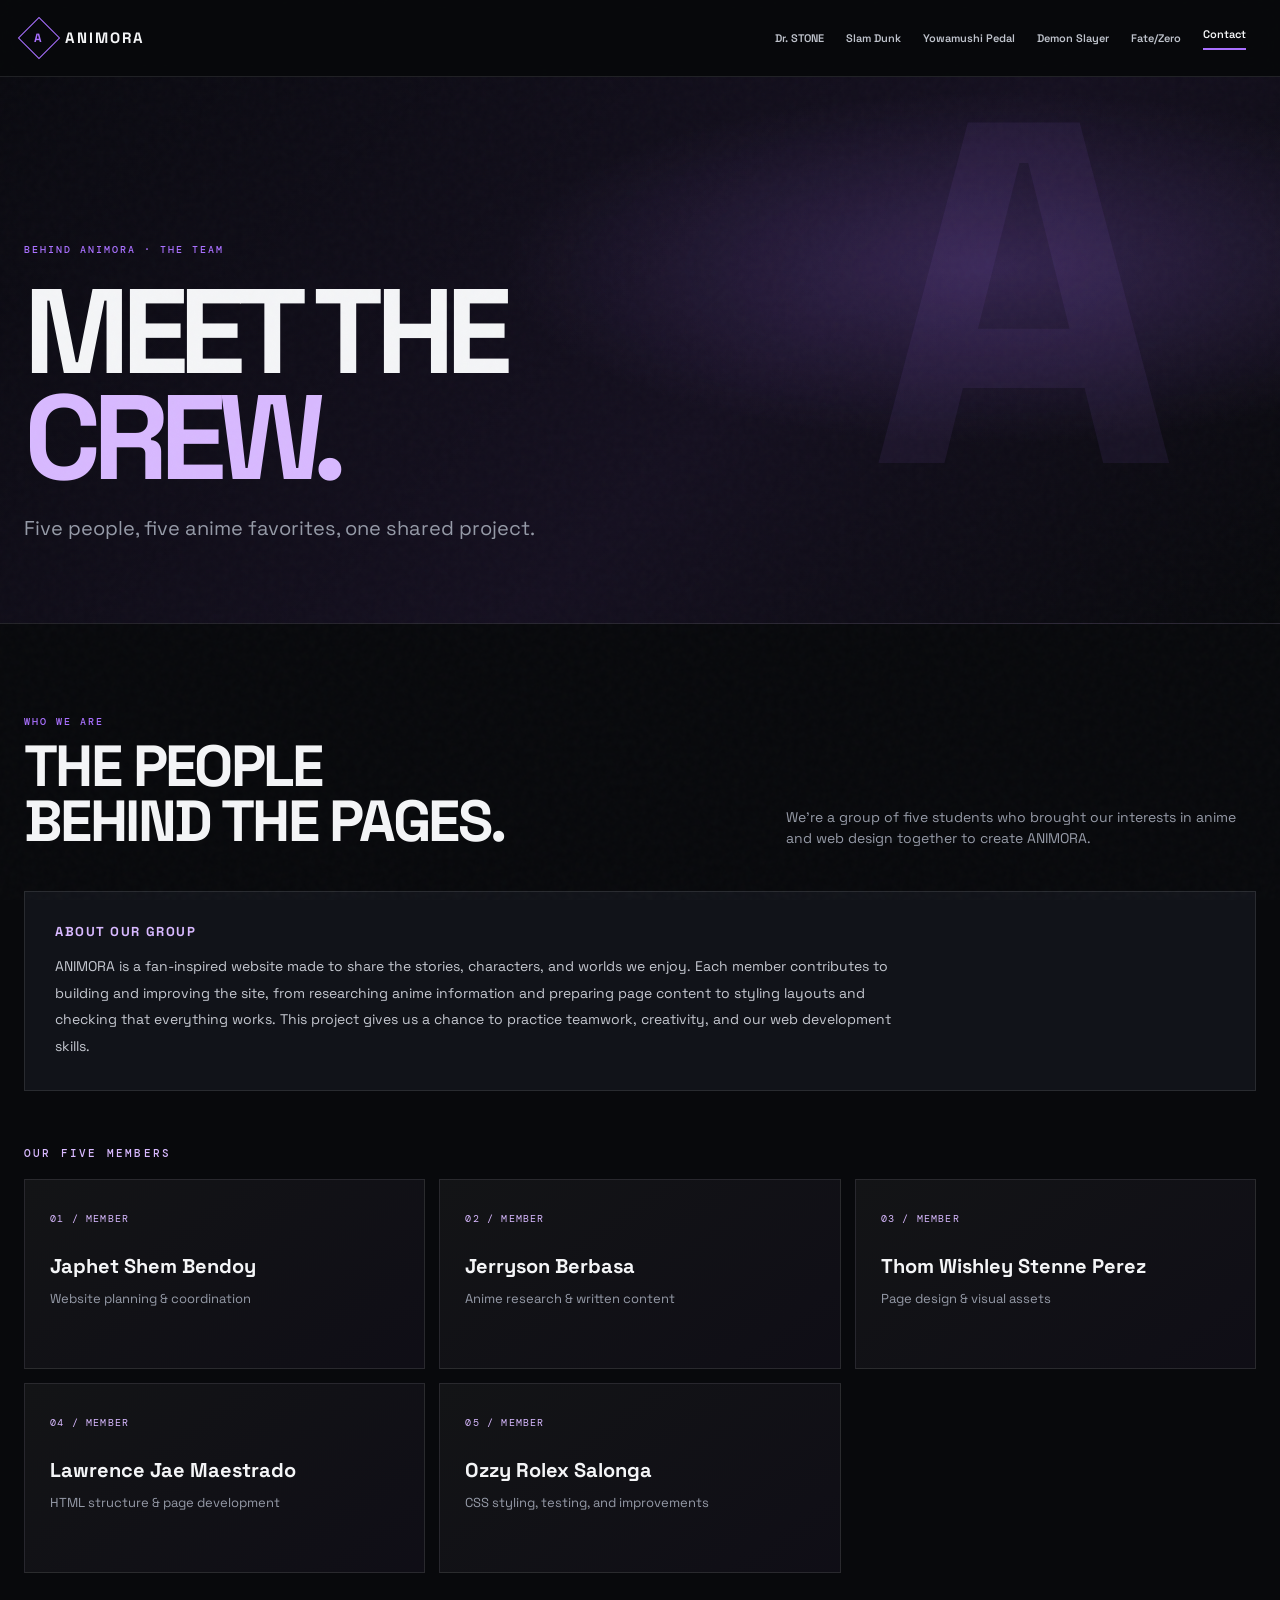
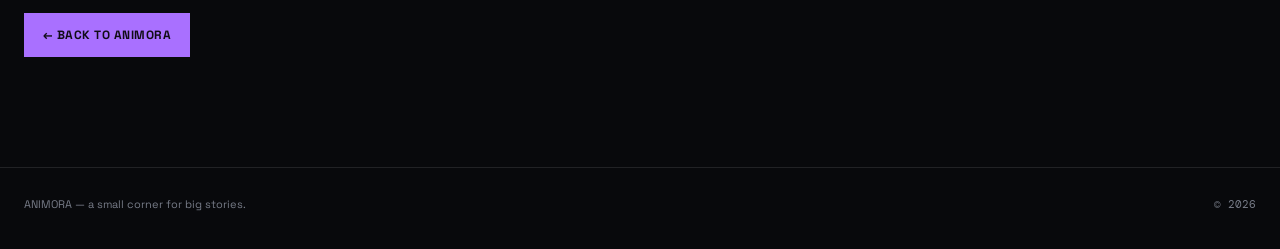
<file: contact.html>
<!DOCTYPE html>
<html lang="en">
<head>
  <meta charset="UTF-8">
  <meta name="viewport" content="width=device-width, initial-scale=1.0">
  <title>Contact the Team — ANIMORA</title>
  <meta name="description" content="Meet the five-person team behind ANIMORA, an anime fandom website project.">
  <link rel="stylesheet" href="css/style.css">
</head>
<body>
<nav class="nav">
  <div class="container nav-inner">
    <a href="index.html" class="logo" aria-label="ANIMORA home">
      <span class="logo-mark"><span>A</span></span> ANIMORA
    </a>
    <button class="menu-btn" aria-label="Open navigation" aria-expanded="false">☰</button>
    <div class="nav-links">
      <a href="dr-stone.html">Dr. STONE</a>
      <a href="slam-dunk.html">Slam Dunk</a>
      <a href="yowamushi-pedal.html">Yowamushi Pedal</a>
      <a href="demon-slayer.html">Demon Slayer</a>
      <a href="fate-zero.html">Fate/Zero</a>
      <a href="contact.html" class="active">Contact</a>
    </div>
  </div>
</nav>

<main class="contact-page">
  <section class="contact-hero">
    <div class="container">
      <div class="eyebrow">BEHIND ANIMORA · THE TEAM</div>
      <h1>MEET THE<br><span>CREW.</span></h1>
      <p class="contact-lead">Five people, five anime favorites, one shared project.</p>
    </div>
  </section>

  <section class="section contact-section">
    <div class="container">
      <div class="section-head">
        <div><div class="eyebrow">WHO WE ARE</div><h2>THE PEOPLE<br>BEHIND THE PAGES.</h2></div>
        <p class="section-intro">We’re a group of five students who brought our interests in anime and web design together to create ANIMORA.</p>
      </div>
      <div class="contact-intro panel">
        <h3>ABOUT OUR GROUP</h3>
        <p>ANIMORA is a fan-inspired website made to share the stories, characters, and worlds we enjoy. Each member contributes to building and improving the site, from researching anime information and preparing page content to styling layouts and checking that everything works. This project gives us a chance to practice teamwork, creativity, and our web development skills.</p>
      </div>

      <div class="eyebrow members-label">OUR FIVE MEMBERS</div>
      <div class="team-grid">
        <article class="team-card"><span class="team-number">01 / MEMBER</span><h3>Japhet Shem Bendoy</h3><p>Website planning & coordination</p></article>
        <article class="team-card"><span class="team-number">02 / MEMBER</span><h3>Jerryson Berbasa</h3><p>Anime research & written content</p></article>
        <article class="team-card"><span class="team-number">03 / MEMBER</span><h3>Thom Wishley Stenne Perez</h3><p>Page design & visual assets</p></article>
        <article class="team-card"><span class="team-number">04 / MEMBER</span><h3>Lawrence Jae Maestrado</h3><p>HTML structure & page development</p></article>
        <article class="team-card"><span class="team-number">05 / MEMBER</span><h3>Ozzy Rolex Salonga</h3><p>CSS styling, testing, and improvements</p></article>
      </div>
      <div class="contact-back"><a class="btn primary" href="index.html">← BACK TO ANIMORA</a></div>
    </div>
  </section>
</main>

<footer class="footer"><div class="container footer-row"><span>ANIMORA — a small corner for big stories.</span><span class="mono">© 2026</span></div></footer>
<script src="js/script.js"></script>
</body>
</html>
</file>
<file: css/style.css>
@import url("https://fonts.googleapis.com/css2?family=DM+Mono:wght@400;500&family=Space+Grotesk:wght@400;500;600;700&family=Playfair+Display:wght@600;700&display=swap");

/* =========================================================
   01. TOKENS / RESET
========================================================= */
:root {
  --bg: #08090c;
  --panel: #111319;
  --panel-2: #171a22;
  --text: #f4f5f7;
  --muted: #969ba8;
  --line: rgba(255,255,255,.10);
  --accent: #a970ff;
  --accent-2: #d8b9ff;
  --max: 1240px;
  --ease: cubic-bezier(.22,1,.36,1);
}

* { box-sizing: border-box; margin: 0; padding: 0; }
html { scroll-behavior: smooth; }
body {
  min-width: 320px;
  overflow-x: hidden;
  background: var(--bg);
  color: var(--text);
  font-family: "Space Grotesk", system-ui, sans-serif;
  line-height: 1.5;
}
a { color: inherit; text-decoration: none; }
button { font: inherit; }
img { display: block; max-width: 100%; }
.container { width: min(var(--max), calc(100% - 48px)); margin-inline: auto; }
.mono { font-family: "DM Mono", monospace; }

/* =========================================================
   02. GLOBAL GRAIN
========================================================= */
body::before {
  content: "";
  position: fixed;
  inset: 0;
  z-index: 90;
  pointer-events: none;
  opacity: .035;
  background-image: url("data:image/svg+xml,%3Csvg viewBox='0 0 160 160' xmlns='http://www.w3.org/2000/svg'%3E%3Cfilter id='n'%3E%3CfeTurbulence type='fractalNoise' baseFrequency='.85' numOctaves='3' stitchTiles='stitch'/%3E%3C/filter%3E%3Crect width='100%25' height='100%25' filter='url(%23n)' opacity='.7'/%3E%3C/svg%3E");
}

/* =========================================================
   03. NAVIGATION
========================================================= */
.nav {
  position: fixed;
  inset: 0 0 auto;
  z-index: 100;
  border-bottom: 1px solid var(--line);
  background: rgba(8,9,12,.72);
  backdrop-filter: blur(18px);
}
.nav-inner { min-height: 76px; display: flex; align-items: center; gap: 28px; }
.logo { display: flex; align-items: center; gap: 11px; flex-shrink: 0; font-size: 15px; font-weight: 700; letter-spacing: .13em; }
.logo-mark { width: 30px; height: 30px; display: grid; place-items: center; border: 1px solid var(--accent); transform: rotate(45deg); }
.logo-mark span { color: var(--accent); font-size: 12px; transform: rotate(-45deg); }
.nav-links { margin-left: auto; display: flex; align-items: center; gap: 2px; }
.nav-links a { padding: 9px 10px; color: #bfc3cc; font-size: 11px; font-weight: 600; transition: color .25s ease; }
.nav-links a:hover, .nav-links a.active { color: var(--text); }
.nav-links a.active::after { content: ""; display: block; width: 100%; height: 2px; margin-top: 5px; background: var(--accent); }
.menu-btn { display: none; margin-left: auto; border: 0; background: none; color: var(--text); font-size: 24px; cursor: pointer; }

/* =========================================================
   04. HERO / BACKGROUNDS
========================================================= */
.hero { min-height: 100svh; position: relative; display: grid; place-items: center; overflow: hidden; }
.hero-bg {
  position: absolute;
  inset: 0;
  background-image:
    linear-gradient(90deg, rgba(8,9,12,.92) 0%, rgba(8,9,12,.52) 48%, rgba(8,9,12,.30) 100%),
    linear-gradient(180deg, rgba(8,9,12,.25), rgba(8,9,12,.78)),
    var(--hero-image),
    radial-gradient(circle at 50% 42%, color-mix(in srgb,var(--accent) 23%,transparent), transparent 30%),
    linear-gradient(145deg,#08090c,#0c0912 48%,#08090c);
  background-size: cover;
  background-position: center;
  transform: scale(1.02);
}
.hero-bg::after { content:""; position:absolute; inset:0; background:linear-gradient(0deg,rgba(8,9,12,.75),transparent 35%,rgba(8,9,12,.25)); }
.grid { position:absolute; inset:-20%; opacity:.10; background-image:linear-gradient(var(--line) 1px,transparent 1px),linear-gradient(90deg,var(--line) 1px,transparent 1px); background-size:70px 70px; transform:perspective(500px) rotateX(55deg) translateY(32%); transform-origin:center bottom; }
.orbit { position:absolute; width:min(72vw,800px); height:min(72vw,800px); border:1px solid color-mix(in srgb,var(--accent) 28%,transparent); border-radius:50%; animation:spin 30s linear infinite; }
.orbit::after { content:""; position:absolute; width:8px; height:8px; top:12%; left:17%; border-radius:50%; background:var(--accent); box-shadow:0 0 28px var(--accent); }
@keyframes spin { to { transform: rotate(360deg); } }
.hero-content { position:relative; z-index:2; width:min(900px,100%); padding-top:76px; text-align:center; }
.kicker, .eyebrow, .tag { font-family:"DM Mono",monospace; text-transform:uppercase; letter-spacing:.2em; }
.kicker { margin-bottom:24px; color:var(--accent-2); font-size:11px; }
.hero h1 { font-size:clamp(64px,12vw,154px); line-height:.78; font-weight:700; letter-spacing:-.075em; }
.hero h1 .outline { color:transparent; -webkit-text-stroke:1px rgba(255,255,255,.45); }
.hero-copy { max-width:590px; margin:30px auto 0; color:#aeb2bc; font-size:15px; }
.hero-actions { display:flex; justify-content:center; gap:12px; margin-top:34px; }
.btn { display:inline-block; padding:12px 18px; border:1px solid var(--line); font-size:12px; font-weight:700; letter-spacing:.04em; transition:transform .25s ease,border-color .25s ease; }
.btn.primary { border-color:var(--accent); background:var(--accent); color:#100c16; }
.btn:hover { transform:translateY(-2px); border-color:var(--accent); }
.scroll-note { position:absolute; bottom:28px; left:50%; transform:translateX(-50%); color:#6f7480; font:400 10px "DM Mono",monospace; letter-spacing:.18em; }

/* =========================================================
   05. LANDING / COLLECTION
========================================================= */
.section { padding:110px 0; }
.section-head { display:flex; justify-content:space-between; align-items:end; gap:30px; margin-bottom:42px; }
.eyebrow { margin-bottom:10px; color:var(--accent); font-size:10px; font-weight:500; }
.section h2 { font-size:clamp(32px,5vw,58px); line-height:.95; letter-spacing:-.045em; }
.section-intro { max-width:470px; color:var(--muted); font-size:14px; }
.fandom-grid { display:grid; grid-template-columns:repeat(5,1fr); gap:12px; }
.fandom-card { min-height:360px; position:relative; overflow:hidden; display:flex; flex-direction:column; justify-content:space-between; padding:20px; border:1px solid var(--line); background:var(--panel); transition:transform .35s var(--ease),border-color .35s ease; }
.fandom-card:hover { transform:translateY(-7px); border-color:color-mix(in srgb,var(--card-accent) 70%,transparent); }
.fandom-art { position:absolute; inset:0; overflow:hidden; background:var(--panel); }
.fandom-art::after { content:""; position:absolute; inset:0; background:linear-gradient(180deg,rgba(8,9,12,.08),rgba(8,9,12,.88)); }
.fandom-art img { width:100%; height:100%; object-fit:cover; object-position:center; filter:saturate(.92); }
.fandom-number,.fandom-title,.fandom-link { position:relative; z-index:2; }
.fandom-number { color:#b1b5bf; font:400 10px "DM Mono",monospace; }
.fandom-title { font-size:27px; line-height:.95; letter-spacing:-.04em; }
.fandom-link { color:var(--card-accent); font-size:10px; letter-spacing:.14em; text-transform:uppercase; }
.manifesto { padding:70px 0; border-top:1px solid var(--line); border-bottom:1px solid var(--line); }
.manifesto p { max-width:1050px; font-family:"Playfair Display",serif; font-size:clamp(28px,5vw,68px); line-height:1.02; letter-spacing:-.05em; }
.manifesto em { color:var(--accent); font-style:normal; }

/* =========================================================
   06. FANDOM PAGES
========================================================= */
.fandom-page { --accent:#9cff57; --accent-2:#57e6ff; }
.fandom-page .hero { min-height:82svh; place-items:end start; text-align:left; }
.fandom-page .hero-content { width:min(var(--max),calc(100% - 48px)); margin:auto; padding:150px 0 90px; text-align:left; }
.fandom-page .hero h1 { max-width:950px; font-size:clamp(62px,10vw,132px); }
.fandom-page .hero-copy { max-width:610px; margin:26px 0 0; }
.tag { display:inline-block; margin-bottom:18px; padding:6px 9px; border:1px solid color-mix(in srgb,var(--accent) 50%,transparent); color:var(--accent); font-size:9px; }
.content-grid { display:grid; grid-template-columns:1.05fr .95fr; gap:18px; }
.panel { padding:30px; border:1px solid var(--line); background:var(--panel); }
.panel h3 { margin-bottom:12px; font-size:25px; }
.panel p { color:var(--muted); font-size:14px; }
.character-grid { display:grid; grid-template-columns:repeat(3,1fr); gap:12px; }
.character { min-height:300px; position:relative; overflow:hidden; padding:0; border:1px solid var(--line); background:linear-gradient(145deg,#12151b,#0c0e13); }
.character::after { content:""; position:absolute; inset:0; background:linear-gradient(180deg,transparent 38%,rgba(8,9,12,.92) 100%); pointer-events:none; }
.character-image { width:100%; height:190px; object-fit:cover; object-position:center; filter:saturate(.9); }
.character .initials,.character h3,.character p { position:relative; z-index:2; margin-inline:20px; }
.character .initials { margin-top:-42px; color:color-mix(in srgb,var(--accent) 75%,white); font-size:30px; font-weight:700; letter-spacing:-.06em; }
.character h3 { margin-top:18px; font-size:20px; }
.character p { margin-top:5px; padding-bottom:20px; color:var(--muted); font-size:12px; }
.media-grid { display:grid; grid-template-columns:repeat(3,1fr); gap:12px; }
.media-card { overflow:hidden; border:1px solid var(--line); background:var(--panel); }
.media-art { aspect-ratio:4/3; position:relative; overflow:hidden; display:grid; place-items:center; }
.media-art img { position:absolute; inset:0; width:100%; height:100%; object-fit:cover; filter:saturate(.85); }
.media-art::after { content:""; position:absolute; inset:0; background:linear-gradient(180deg,rgba(8,9,12,.05),rgba(8,9,12,.70)); }
.media-art span { position:relative; z-index:2; font-size:38px; font-weight:700; letter-spacing:-.06em; text-shadow:0 3px 20px #000; }
.media-card figcaption { padding:14px; color:#a6aab4; font-size:11px; }
.fact-grid { display:grid; grid-template-columns:repeat(4,1fr); gap:12px; }
.fact { padding:14px 16px; border-left:2px solid var(--accent); background:var(--panel); }
.fact strong { display:block; font-size:22px; }
.fact span { color:var(--muted); font-size:11px; }

/* =========================================================
   07. FOOTER / MOTION
========================================================= */
.footer { padding:28px 0 36px; border-top:1px solid var(--line); color:#777c88; font-size:11px; }
.footer-row { display:flex; justify-content:space-between; gap:20px; }
.reveal { opacity:0; transform:translateY(18px); transition:.7s var(--ease); }
.reveal.show { opacity:1; transform:none; }

/* =========================================================
   08. RESPONSIVE
========================================================= */
@media (max-width:1050px) {
  .nav-links a { padding-inline:6px; font-size:10px; }
  .fandom-grid { grid-template-columns:repeat(2,1fr); }
  .character-grid { grid-template-columns:repeat(2,1fr); }
}

@media (max-width:760px) {
  .container { width:min(var(--max),calc(100% - 32px)); }
  .nav-inner { min-height:68px; }
  .menu-btn { display:block; }
  .nav-links { display:none; position:absolute; top:68px; left:16px; right:16px; padding:10px; flex-direction:column; align-items:stretch; border:1px solid var(--line); background:#0d0f14; }
  .nav-links.open { display:flex; }
  .nav-links a { padding:12px; }
  .hero h1 { font-size:clamp(58px,18vw,100px); }
  .hero-bg { background-position:65% center; }
  .section { padding:80px 0; }
  .section-head { display:block; }
  .section-intro { margin-top:18px; }
  .fandom-grid,.character-grid,.media-grid,.fact-grid,.content-grid { grid-template-columns:1fr; }
  .fandom-card { min-height:300px; }
  .fandom-page .hero { min-height:90svh; }
  .fandom-page .hero-content { width:min(var(--max),calc(100% - 32px)); padding:130px 0 70px; }
  .character { min-height:330px; }
  .character-image { height:220px; }
  .footer-row { display:block; }
  .footer-row > * + * { margin-top:8px; }
}

@media (prefers-reduced-motion:reduce) {
  html { scroll-behavior:auto; }
  *,*::before,*::after { animation-duration:.01ms !important; transition-duration:.01ms !important; }
}


/* =========================================================
   CONTACT PAGE / TEAM
========================================================= */
.contact-page { padding-top: 76px; }
.contact-hero {
  position: relative;
  overflow: hidden;
  padding: clamp(90px, 13vw, 170px) 0 80px;
  background:
    radial-gradient(ellipse at 78% 35%, rgba(169,112,255,.22), transparent 35%),
    linear-gradient(135deg, #0a0a10, #151020 58%, #08090c);
  border-bottom: 1px solid var(--line);
}
.contact-hero::after {
  content: "A";
  position: absolute;
  right: 8%;
  top: 0;
  color: rgba(169,112,255,.07);
  font-size: clamp(240px, 38vw, 520px);
  line-height: .9;
  font-weight: 700;
  pointer-events: none;
}
.contact-hero .container { position: relative; z-index: 1; }
.contact-hero h1 {
  margin: 22px 0;
  font-size: clamp(58px, 10vw, 120px);
  line-height: .88;
  letter-spacing: -.07em;
}
.contact-hero h1 span { color: var(--accent-2); }
.contact-lead { color: var(--muted); font-size: clamp(16px, 2vw, 20px); }
.contact-section { padding-top: 90px; }
.contact-intro { margin-bottom: 54px; }
.contact-intro h3 { margin-bottom: 12px; color: var(--accent-2); font-size: 13px; letter-spacing: .12em; }
.contact-intro p { max-width: 850px; color: #c5c8d0; line-height: 1.9; }
.members-label { margin-bottom: 18px; color: var(--accent-2); font-size: 11px; }
.team-grid { display: grid; grid-template-columns: repeat(3, minmax(0, 1fr)); gap: 14px; }
.team-card {
  min-height: 190px;
  padding: 25px;
  border: 1px solid var(--line);
  background: linear-gradient(145deg, rgba(255,255,255,.045), rgba(169,112,255,.045));
  transition: transform .3s var(--ease), border-color .3s ease;
}
.team-card:hover { transform: translateY(-5px); border-color: rgba(169,112,255,.55); }
.team-number { color: var(--accent-2); font: 10px "DM Mono", monospace; letter-spacing: .12em; }
.team-card h3 { margin: 22px 0 8px; font-size: 20px; overflow-wrap: anywhere; }
.team-card p { color: var(--muted); font-size: 13px; }
.contact-note { margin-top: 18px; color: var(--muted); font-size: 12px; }
.contact-back { margin-top: 40px; }
@media (max-width: 760px) {
  .team-grid { grid-template-columns: repeat(2, minmax(0, 1fr)); }
}
@media (max-width: 480px) {
  .team-grid { grid-template-columns: 1fr; }
  .contact-section { padding-top: 60px; }
}
</file>
